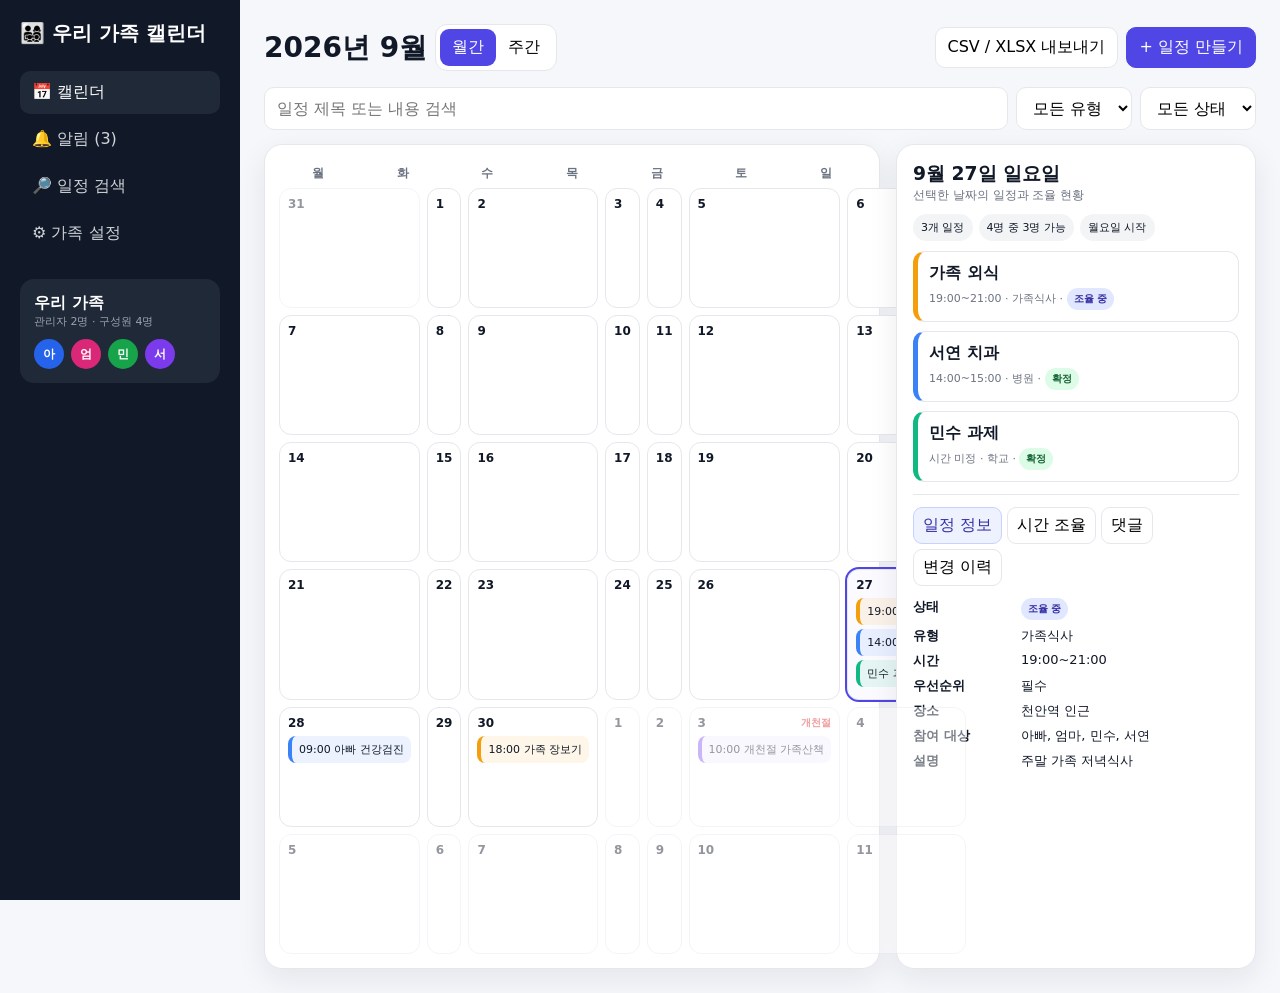
<file: family_calendar_mockup.html>
<!doctype html>
<html lang="ko">
<head>
<meta charset="utf-8"><meta name="viewport" content="width=device-width,initial-scale=1">
<title>우리 가족 캘린더 목업</title>
<style>
:root{--bg:#f6f7fb;--panel:#fff;--line:#e5e7eb;--text:#111827;--muted:#6b7280;--accent:#4f46e5;--soft:#eef2ff;--shadow:0 10px 30px rgba(17,24,39,.08)}
*{box-sizing:border-box}body{margin:0;font-family:system-ui,-apple-system,BlinkMacSystemFont,"Segoe UI",sans-serif;background:var(--bg);color:var(--text)}button,input,select,textarea{font:inherit}button{cursor:pointer}.app{display:grid;grid-template-columns:240px 1fr;min-height:100vh}.side{background:#111827;color:#fff;padding:20px;position:sticky;top:0;height:100vh}.brand{font-size:20px;font-weight:800;margin-bottom:24px}.nav button{display:block;width:100%;text-align:left;border:0;background:transparent;color:#d1d5db;padding:11px 12px;border-radius:10px;margin:4px 0}.nav button.active,.nav button:hover{background:#1f2937;color:#fff}.family{margin-top:24px;padding:14px;border-radius:14px;background:#1f2937}.avatars{display:flex;gap:7px;margin-top:10px}.avatar{width:30px;height:30px;border-radius:50%;display:grid;place-items:center;font-size:12px;font-weight:800;color:#fff}.main{padding:24px}.top{display:flex;justify-content:space-between;gap:12px;align-items:center;margin-bottom:16px}.title{font-size:28px;font-weight:800}.controls,.topRight{display:flex;gap:8px;align-items:center;flex-wrap:wrap}.seg{display:flex;padding:4px;background:#fff;border:1px solid var(--line);border-radius:12px}.seg button{border:0;background:transparent;padding:8px 12px;border-radius:9px}.seg button.active{background:var(--accent);color:#fff}.btn{border:1px solid var(--line);background:#fff;padding:9px 12px;border-radius:10px}.primary{background:var(--accent);color:#fff;border-color:var(--accent)}.toolbar{display:flex;gap:8px;flex-wrap:wrap;margin-bottom:14px}.toolbar input,.toolbar select{border:1px solid var(--line);background:#fff;padding:10px 12px;border-radius:10px}.toolbar input{flex:1;min-width:220px}.layout{display:grid;grid-template-columns:minmax(0,1fr) 360px;gap:16px}.panel{background:#fff;border:1px solid var(--line);border-radius:18px;box-shadow:var(--shadow)}.cal{padding:14px}.weekhead,.grid{display:grid;grid-template-columns:repeat(7,1fr);gap:7px}.weekhead div{text-align:center;font-size:12px;color:var(--muted);font-weight:700;padding:6px}.day{min-height:120px;border:1px solid var(--line);border-radius:12px;padding:8px;background:#fff}.day:hover{border-color:#c7d2fe}.day.selected{outline:2px solid var(--accent);background:#fafaff}.day.out{opacity:.45}.daynum{display:flex;justify-content:space-between;font-size:12px;font-weight:800;margin-bottom:6px}.holiday{color:#dc2626;font-size:10px}.event{font-size:11px;padding:6px 7px;border-radius:8px;margin:4px 0;white-space:nowrap;overflow:hidden;text-overflow:ellipsis;border-left:4px solid}.more{font-size:11px;color:var(--accent);font-weight:700}.detail{padding:16px;min-height:680px}.muted{color:var(--muted)}.chips{display:flex;gap:6px;flex-wrap:wrap;margin:10px 0}.chip{font-size:11px;background:#f3f4f6;padding:6px 8px;border-radius:999px}.card{border:1px solid var(--line);border-radius:12px;padding:11px;margin:9px 0}.card .name{font-weight:800}.meta{font-size:11px;color:var(--muted);margin-top:4px}.section{border-top:1px solid var(--line);margin-top:12px;padding-top:12px}.tabs{display:flex;gap:5px;flex-wrap:wrap}.tab{border:1px solid var(--line);background:#fff;padding:7px 9px;border-radius:9px}.tab.active{background:var(--soft);color:#3730a3;border-color:#c7d2fe}.pane{display:none;margin-top:12px}.pane.active{display:block}.kv{display:grid;grid-template-columns:100px 1fr;gap:8px;font-size:13px;margin:7px 0}.badge{font-size:10px;font-weight:800;padding:4px 7px;border-radius:999px;display:inline-block}.proposal{background:#fef3c7;color:#92400e}.confirmed{background:#dcfce7;color:#166534}.adjust{background:#e0e7ff;color:#3730a3}.cancel{background:#fee2e2;color:#991b1b}.status3{display:grid;grid-template-columns:repeat(3,1fr);gap:7px}.status3 div{border:1px solid var(--line);background:#f9fafb;border-radius:10px;padding:10px;text-align:center;font-size:12px}.comment{border-bottom:1px solid var(--line);padding:9px 0}.comment p{margin:4px 0 0;font-size:12px}.weekwrap{overflow:auto}.weekgrid{min-width:900px;display:grid;grid-template-columns:78px repeat(7,1fr)}.wcell{min-height:48px;border-right:1px solid var(--line);border-bottom:1px solid var(--line);padding:4px;font-size:10px}.whead{background:#f9fafb;text-align:center;font-weight:800;padding:10px}.time{background:#f9fafb;color:var(--muted)}.slot{height:100%;border-radius:6px}.available{background:#dcfce7}.busy{background:#fee2e2}.maybe{background:#fef3c7}.modal{position:fixed;inset:0;background:rgba(15,23,42,.45);display:none;align-items:center;justify-content:center;padding:18px;z-index:5}.modal.open{display:flex}.modalcard{background:#fff;width:min(680px,100%);max-height:90vh;overflow:auto;border-radius:18px;padding:18px}.form{display:grid;grid-template-columns:1fr 1fr;gap:10px}.field{display:flex;flex-direction:column;gap:5px;font-size:12px}.field.full{grid-column:1/-1}.field input,.field select,.field textarea{border:1px solid var(--line);padding:9px;border-radius:9px}.notice{margin-top:10px;background:#eff6ff;border:1px solid #bfdbfe;padding:9px;border-radius:10px;font-size:12px}.notif{padding:11px 0;border-bottom:1px solid var(--line);font-size:13px}@media(max-width:1080px){.layout{grid-template-columns:1fr}.detail{min-height:auto}}@media(max-width:760px){.app{grid-template-columns:1fr}.side{position:static;height:auto;padding:12px}.brand{margin-bottom:8px}.nav{display:flex;overflow:auto}.nav button{width:auto;white-space:nowrap}.family{display:none}.main{padding:12px}.top{align-items:flex-start;flex-direction:column}.title{font-size:22px}.weekhead,.grid{gap:4px}.day{min-height:92px;padding:5px}.event{font-size:9px;padding:4px}.form{grid-template-columns:1fr}}
</style>
</head>
<body>
<div class="app">
<aside class="side"><div class="brand">👨‍👩‍👧‍👦 우리 가족 캘린더</div><div class="nav"><button class="active">📅 캘린더</button><button id="openNotif">🔔 알림 (3)</button><button>🔎 일정 검색</button><button>⚙️ 가족 설정</button></div><div class="family"><b>우리 가족</b><div class="muted" style="font-size:11px;color:#9ca3af">관리자 2명 · 구성원 4명</div><div class="avatars"><div class="avatar" style="background:#2563eb">아</div><div class="avatar" style="background:#db2777">엄</div><div class="avatar" style="background:#16a34a">민</div><div class="avatar" style="background:#7c3aed">서</div></div></div></aside>
<main class="main"><div class="top"><div class="controls"><div class="title">2026년 9월</div><div class="seg"><button class="active" data-view="month">월간</button><button data-view="week">주간</button></div></div><div class="topRight"><button class="btn" id="exportBtn">CSV / XLSX 내보내기</button><button class="btn primary" id="newEvent">+ 일정 만들기</button></div></div>
<div class="toolbar"><input id="search" placeholder="일정 제목 또는 내용 검색"><select id="typeFilter"><option value="">모든 유형</option><option>가족식사</option><option>병원</option><option>학교</option><option>개인</option></select><select id="statusFilter"><option value="">모든 상태</option><option>제안</option><option>조율 중</option><option>확정</option><option>취소</option></select></div>
<div class="layout"><section class="panel cal"><div id="monthView"><div class="weekhead"><div>월</div><div>화</div><div>수</div><div>목</div><div>금</div><div>토</div><div>일</div></div><div id="calendar" class="grid"></div></div><div id="weekView" style="display:none"><div class="weekwrap"><div id="weekgrid" class="weekgrid"></div></div><div class="notice">주간 캘린더는 1시간 단위로 보여주는 PRD 기준 목업입니다.</div></div></section><aside class="panel detail" id="detail"><h3 style="margin:0">9월 27일 일요일</h3><div class="muted" style="font-size:12px">선택한 날짜의 일정과 조율 현황</div><div class="chips" id="chips"></div><div id="eventList"></div><div class="section" id="detailContent"></div></aside></div></main></div>
<div class="modal" id="eventModal"><div class="modalcard"><div style="display:flex;justify-content:space-between;align-items:center"><h2 style="margin:0">새 일정 만들기</h2><button class="btn" id="closeEvent">✕</button></div><div class="form" style="margin-top:14px"><label class="field full">제목<input id="fTitle" value="주말 가족 외식"></label><label class="field">상태<select id="fStatus"><option>제안</option><option>확정</option></select></label><label class="field">유형<select id="fType"><option>가족식사</option><option>병원</option><option>학교</option><option>개인</option></select></label><label class="field">날짜<input type="date" id="fDate" value="2026-09-27"></label><label class="field">우선순위<select id="fPriority"><option>일반</option><option>필수</option></select></label><label class="field">시작 시간<input type="time" id="fStart" value="18:00"></label><label class="field">종료 시간<input type="time" id="fEnd" value="20:00"></label><label class="field">공개 범위<select><option>가족 전체</option><option>특정 구성원</option><option>나만 보기</option></select></label><label class="field">참여 대상<select><option>가족 전체</option><option>일부 구성원</option></select></label><label class="field full">장소명<input value="천안역 인근 식당"></label><label class="field full">주소<input value="충남 천안시 동남구"></label><label class="field full">장소 메모<input value="주차는 건물 뒤편"></label><label class="field full">설명<textarea rows="3">이번 주말 가족 식사 일정입니다. 가능한 시간을 표시해주세요.</textarea></label></div><div style="display:flex;justify-content:flex-end;gap:8px;margin-top:14px"><button class="btn" id="cancelEvent">취소</button><button class="btn primary" id="saveEvent">저장</button></div></div></div>
<div class="modal" id="notifModal"><div class="modalcard" style="max-width:540px"><div style="display:flex;justify-content:space-between"><h2 style="margin:0">내부 알림</h2><button class="btn" id="closeNotif">✕</button></div><div class="notif"><b>가족 외식</b> 시간이 18:00 → 19:00으로 변경되어 다시 조율 중입니다.</div><div class="notif"><b>서연 치과</b> 일정이 확정되었습니다.</div><div class="notif"><b>엄마</b>님이 가족 외식 일정에 댓글을 남겼습니다.</div><div class="muted" style="font-size:11px;margin-top:10px">알림 90일 보관 정책 목업</div></div></div>
<script>
const colors={가족식사:'#f59e0b',병원:'#3b82f6',학교:'#10b981',개인:'#8b5cf6'};
let events=[
{id:1,date:'2026-09-27',title:'가족 외식',type:'가족식사',status:'조율 중',time:'19:00~21:00',priority:'필수',desc:'주말 가족 저녁식사',place:'천안역 인근',participants:['아빠','엄마','민수','서연']},
{id:2,date:'2026-09-27',title:'서연 치과',type:'병원',status:'확정',time:'14:00~15:00',priority:'일반',desc:'정기 검진',place:'OO치과',participants:['엄마','서연']},
{id:3,date:'2026-09-27',title:'민수 과제',type:'학교',status:'확정',time:'',priority:'일반',desc:'제출 마감',place:'',participants:['민수']},
{id:4,date:'2026-09-28',title:'아빠 건강검진',type:'병원',status:'확정',time:'09:00~11:00',priority:'필수',desc:'공복',place:'검진센터',participants:['아빠']},
{id:5,date:'2026-09-30',title:'가족 장보기',type:'가족식사',status:'제안',time:'18:00~19:00',priority:'일반',desc:'주말 식재료',place:'마트',participants:['아빠','엄마']},
{id:6,date:'2026-10-03',title:'개천절 가족산책',type:'개인',status:'제안',time:'10:00~12:00',priority:'일반',desc:'공휴일 산책',place:'공원',participants:['아빠','엄마','민수','서연']}
];
let selectedDate='2026-09-27',selectedEvent=1;
function iso(d){return d.toISOString().slice(0,10)}
function days(){let s=new Date(2026,7,31);return Array.from({length:42},(_,i)=>{let d=new Date(s);d.setDate(s.getDate()+i);return d})}
function filtered(){const q=search.value.trim().toLowerCase(),tf=typeFilter.value,sf=statusFilter.value;return events.filter(e=>(!q||(e.title+' '+e.desc).toLowerCase().includes(q))&&(!tf||e.type===tf)&&(!sf||e.status===sf))}
function badge(s){const c=s==='확정'?'confirmed':s==='제안'?'proposal':s==='조율 중'?'adjust':'cancel';return `<span class="badge ${c}">${s}</span>`}
function renderCal(){calendar.innerHTML='';const f=filtered();days().forEach(d=>{const key=iso(d),box=document.createElement('div');box.className='day'+(d.getMonth()!==8?' out':'')+(key===selectedDate?' selected':'');box.onclick=()=>{selectedDate=key;selectedEvent=(events.find(e=>e.date===key)||{}).id||null;renderAll()};const hol=key==='2026-10-03'?'개천절':'';box.innerHTML=`<div class="daynum"><span>${d.getDate()}</span><span class="holiday">${hol}</span></div>`;const ev=f.filter(e=>e.date===key);ev.slice(0,3).forEach(e=>{const x=document.createElement('div');x.className='event';x.style.background=colors[e.type]+'18';x.style.borderLeftColor=colors[e.type];x.textContent=(e.time?e.time.split('~')[0]+' ':'')+e.title;x.onclick=v=>{v.stopPropagation();selectedDate=e.date;selectedEvent=e.id;renderAll()};box.appendChild(x)});if(ev.length>3){const m=document.createElement('div');m.className='more';m.textContent=`+${ev.length-3}개 더보기`;box.appendChild(m)}calendar.appendChild(box)})}
function renderSide(){const f=filtered().filter(e=>e.date===selectedDate),d=new Date(selectedDate+'T00:00:00'),names=['일','월','화','수','목','금','토'];detail.querySelector('h3').textContent=`${d.getMonth()+1}월 ${d.getDate()}일 ${names[d.getDay()]}요일`;chips.innerHTML=`<span class="chip">${f.length}개 일정</span><span class="chip">4명 중 3명 가능</span><span class="chip">월요일 시작</span>`;eventList.innerHTML='';if(!f.length){eventList.innerHTML='<div class="muted" style="padding:18px;text-align:center">일정이 없습니다.</div>';detailContent.innerHTML='';return}f.forEach(e=>{const c=document.createElement('div');c.className='card';c.style.borderLeft=`5px solid ${colors[e.type]}`;c.innerHTML=`<div class="name">${e.title}</div><div class="meta">${e.time||'시간 미정'} · ${e.type} · ${badge(e.status)}</div>`;c.onclick=()=>{selectedEvent=e.id;renderDetail()};eventList.appendChild(c)});if(!selectedEvent||!f.some(e=>e.id===selectedEvent))selectedEvent=f[0].id;renderDetail()}
function renderDetail(){const e=events.find(x=>x.id===selectedEvent);if(!e){detailContent.innerHTML='';return}detailContent.innerHTML=`<div class="tabs"><button class="tab active" data-tab="info">일정 정보</button><button class="tab" data-tab="coord">시간 조율</button><button class="tab" data-tab="comments">댓글</button><button class="tab" data-tab="history">변경 이력</button></div><div class="pane active" id="p-info"><div class="kv"><b>상태</b><span>${badge(e.status)}</span></div><div class="kv"><b>유형</b><span>${e.type}</span></div><div class="kv"><b>시간</b><span>${e.time||'시간 미정'}</span></div><div class="kv"><b>우선순위</b><span>${e.priority}</span></div><div class="kv"><b>장소</b><span>${e.place||'-'}</span></div><div class="kv"><b>참여 대상</b><span>${e.participants.join(', ')}</span></div><div class="kv"><b>설명</b><span>${e.desc}</span></div></div><div class="pane" id="p-coord"><div class="status3"><div><b>가능</b><br>3명</div><div><b>불가능</b><br>1명</div><div><b>미정</b><br>0명</div></div><div class="section"><b>후보 시간대</b><div class="card">18:00~20:00 · 가능 3 / 불가 1</div><div class="card">19:00~21:00 · 가능 3 / 불가 1</div><div class="card">20:00~22:00 · 가능 2 / 미정 1 / 불가 1</div></div></div><div class="pane" id="p-comments"><div class="comment"><b>엄마</b><p>19시 이후면 좋아요. 주차 쉬운 곳이면 좋겠어요.</p></div><div class="comment"><b>민수</b><p>20시까지는 과제 마무리하고 갈 수 있어요.</p></div><div style="display:flex;gap:6px;margin-top:8px"><input class="btn" style="flex:1" placeholder="댓글 입력"><button class="btn primary">등록</button></div></div><div class="pane" id="p-history"><div class="comment"><b>오늘 10:20 · 아빠</b><p>시간 18:00 → 19:00 변경</p></div><div class="comment"><b>오늘 10:20 · 시스템</b><p>확정 → 조율 중 상태 변경</p></div></div>`;detailContent.querySelectorAll('.tab').forEach(b=>b.onclick=()=>{detailContent.querySelectorAll('.tab').forEach(x=>x.classList.remove('active'));detailContent.querySelectorAll('.pane').forEach(x=>x.classList.remove('active'));b.classList.add('active');document.getElementById('p-'+b.dataset.tab).classList.add('active')})}
function renderWeek(){weekgrid.innerHTML='<div class="whead">시간</div>'+['9/21 월','9/22 화','9/23 수','9/24 목','9/25 금','9/26 토','9/27 일'].map(x=>`<div class="whead">${x}</div>`).join('');for(let h=8;h<=22;h++){weekgrid.innerHTML+=`<div class="wcell time">${String(h).padStart(2,'0')}:00</div>`;for(let d=0;d<7;d++){let c='',t='';if(d===6&&[18,19,20].includes(h)){c='available';t=h===19?'가족 외식 후보':''}if(d===6&&h===14){c='busy';t='서연 치과'}if(d===0&&[9,10].includes(h)){c='busy';t=h===9?'아빠 일정':''}weekgrid.innerHTML+=`<div class="wcell"><div class="slot ${c}">${t}</div></div>`}}}
function renderAll(){renderCal();renderSide();renderWeek()}
document.querySelectorAll('[data-view]').forEach(b=>b.onclick=()=>{document.querySelectorAll('[data-view]').forEach(x=>x.classList.remove('active'));b.classList.add('active');monthView.style.display=b.dataset.view==='month'?'block':'none';weekView.style.display=b.dataset.view==='week'?'block':'none'});[search,typeFilter,statusFilter].forEach(x=>x.addEventListener('input',renderAll));newEvent.onclick=()=>eventModal.classList.add('open');closeEvent.onclick=cancelEvent.onclick=()=>eventModal.classList.remove('open');saveEvent.onclick=()=>{const id=Math.max(...events.map(e=>e.id))+1,start=fStart.value,end=fEnd.value;events.push({id,date:fDate.value,title:fTitle.value||'새 일정',type:fType.value,status:fStatus.value,time:start&&end?`${start}~${end}`:'',priority:fPriority.value,desc:'새로 추가한 목업 일정',place:'',participants:['아빠','엄마','민수','서연']});selectedDate=fDate.value;selectedEvent=id;eventModal.classList.remove('open');renderAll()};openNotif.onclick=()=>notifModal.classList.add('open');closeNotif.onclick=()=>notifModal.classList.remove('open');exportBtn.onclick=()=>alert('목업: 실제 구현에서는 CSV와 XLSX 파일을 생성합니다.');renderAll();
</script>
</body></html>
</file>
